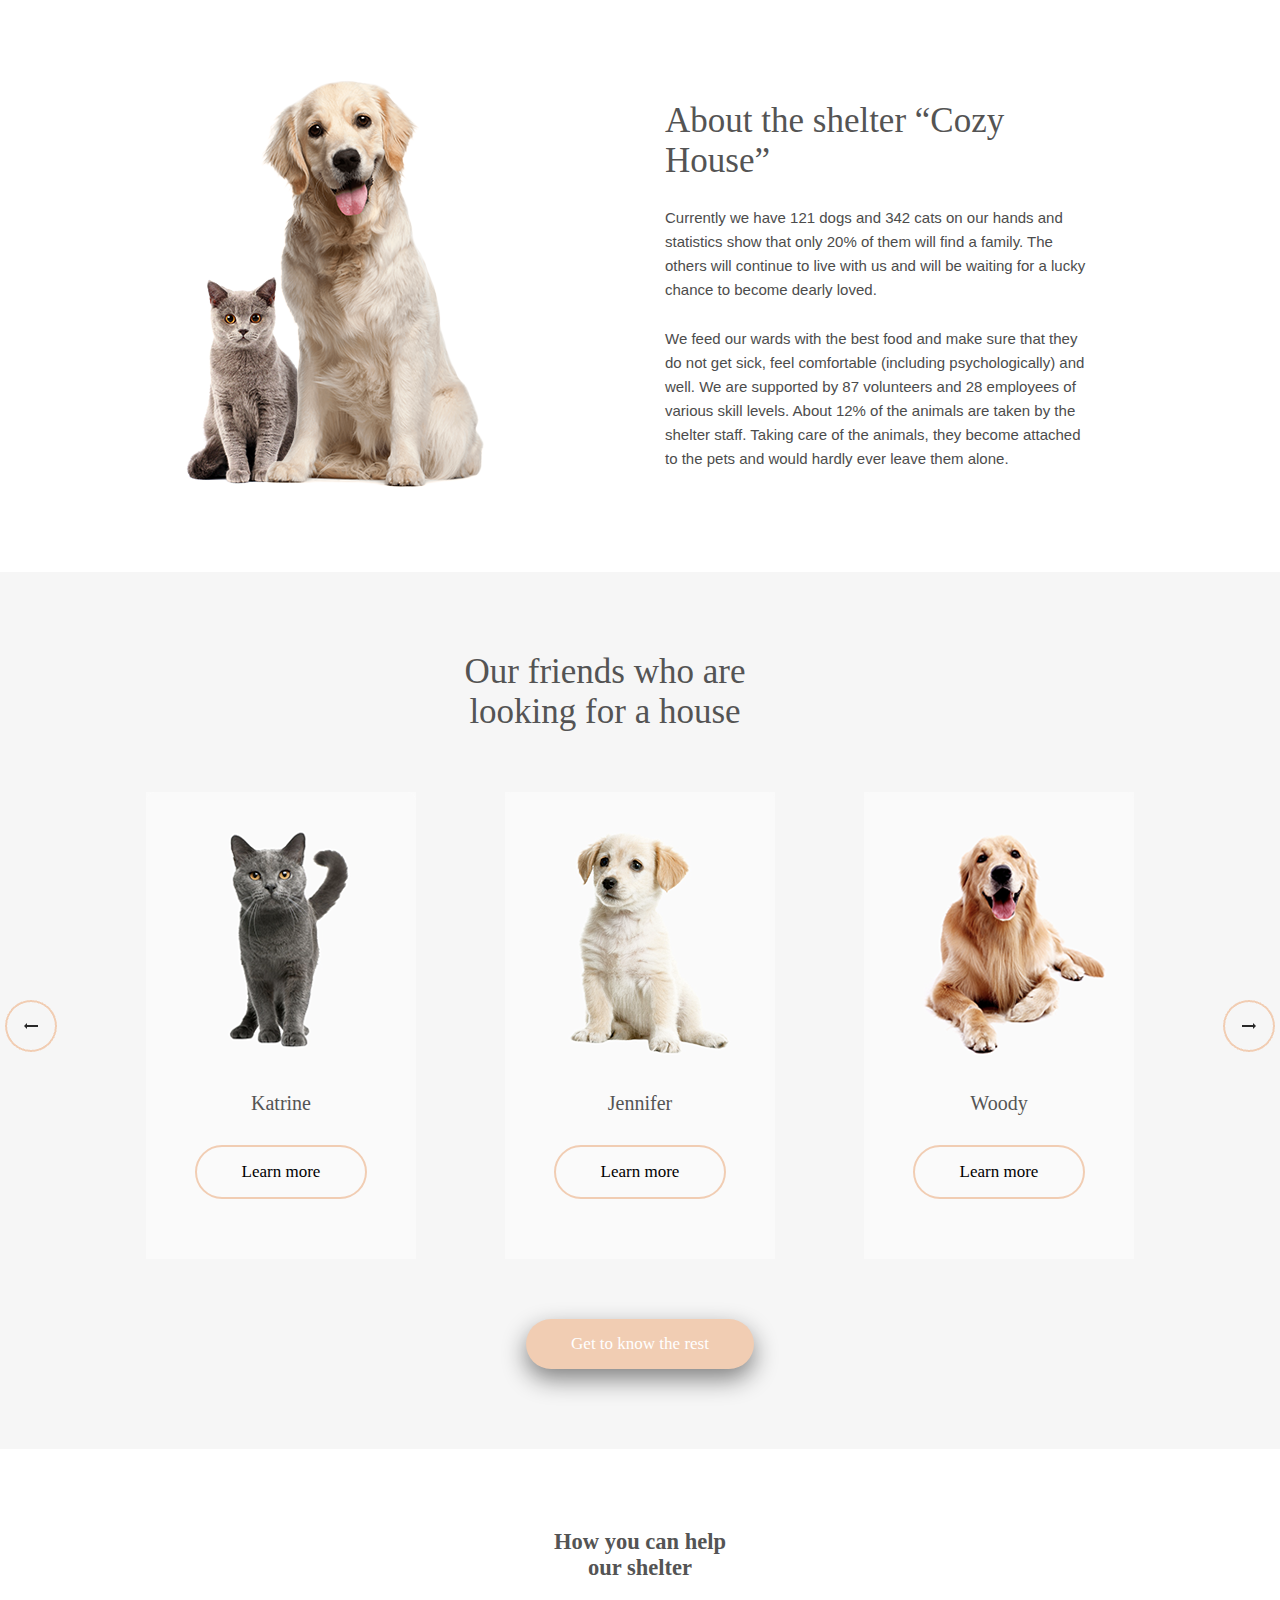
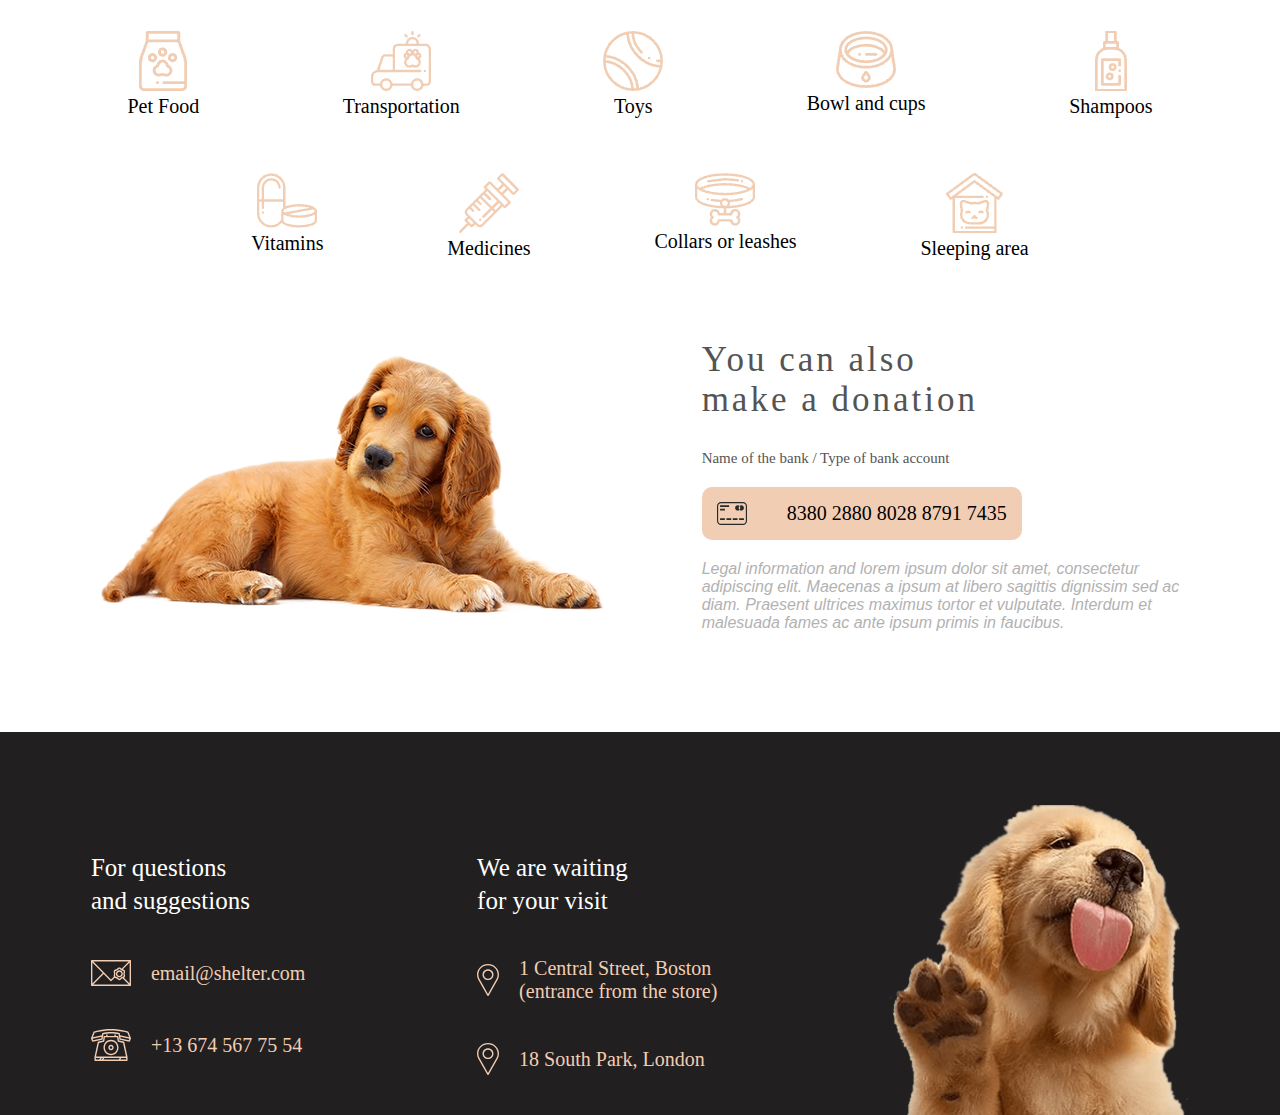
<file: classwork.html>
<!DOCTYPE html>
<html lang="en">
  <head>
    <meta charset="UTF-8" />
    <meta name="viewport" content="width=device-width, initial-scale=1.0" />
    <title>Class work</title>
    <link rel="stylesheet" href="./classwork.css" />
  </head>
  <body>
    <div class="container">
      <section class="sec2">
        <div class="sec2__puppy">
          <img src="./image1/about-pets.png" alt="" />
        </div>
        <div class="sec2__text">
          <h2>About the shelter “Cozy House”</h2>
          <p>
            Currently we have 121 dogs and 342 cats on our hands and statistics
            show that only 20% of them will find a family. The others will
            continue to live with us and will be waiting for a lucky chance to
            become dearly loved.
          </p>
          <p>
            We feed our wards with the best food and make sure that they do not
            get sick, feel comfortable (including psychologically) and well. We
            are supported by 87 volunteers and 28 employees of various skill
            levels. About 12% of the animals are taken by the shelter staff.
            Taking care of the animals, they become attached to the pets and
            would hardly ever leave them alone.
          </p>
        </div>
      </section>
    </div>

    <section class="sec3">
      <div class="container">
        <div class="sec3__title">
          <h2>Our friends who are looking for a house</h2>
        </div>

        <div class="sec3__carousel">
          <img src="./image1/arrowLeft.png" alt="" />

          <div class="sec3__card">
            <img src="./image1/pets-katrine.png" alt="" />
            <p>Katrine</p>
            <button>Learn more</button>
          </div>

          <div class="sec3__card">
            <img src="./image1/pets-jennifer.png" alt="" />
            <p>Jennifer</p>
            <button>Learn more</button>
          </div>

          <div class="sec3__card">
            <img src="./image1/pets-woody (1).png" alt="" />
            <p>Woody</p>
            <button>Learn more</button>
          </div>
          <img src="./image1/arrowRight.png" alt="" />
        </div>

        <button class="button3">Get to know the rest</button>
      </div>
    </section>

    <div class="container">
      <section class="sec4">
        <div class="sec4__title">
          <h2>
            How you can help <br />
            our shelter
          </h2>
        </div>
        <div class="sec4__blocks">
          <div class="sec4__cards">
            <div class="sec4__card">
              <img src="./image1/Архив/Vector.png" alt="Food" />
              <p>Pet Food</p>
            </div>
            <div class="sec4__card">
              <img src="./image1/Архив/transportation.png" alt="Food" />
              <p>Transportation</p>
            </div>
            <div class="sec4__card">
              <img src="./image1/Архив/toys.png" alt="Food" />
              <p>Toys</p>
            </div>
            <div class="sec4__card">
              <img src="./image1/Архив/bowls-and-cups.png" alt="Food" />
              <p>Bowl and cups</p>
            </div>
            <div class="sec4__card">
              <img src="./image1/Архив/shampoos.png" alt="Food" />
              <p>Shampoos</p>
            </div>
          </div>
          <div class="sec4__cards2">
            <div class="sec4__card">
              <img src="./image1/Архив/vitamins.png" alt="Food" />
              <p>Vitamins</p>
            </div>
            <div class="sec4__card">
              <img src="./image1/Архив/medicines.png" alt="Food" />
              <p>Medicines</p>
            </div>
            <div class="sec4__card">
              <img src="./image1/Архив/collars-or-leashes.png" alt="Food" />
              <p>Collars or leashes</p>
            </div>
            <div class="sec4__card">
              <img src="./image1/Архив/sleeping-area.png" alt="Food" />
              <p>Sleeping area</p>
            </div>
          </div>
        </div>
      </section>
    </div>
    <section class="sec5">
      <div class="container">
        <div class="sec5__blocks">
          <div><img src="./image1/Архив/donation-dog.png" alt="" /></div>
          <div>
            <h2>
              You can also <br />
              make a donation
            </h2>
            <p class="bank">Name of the bank / Type of bank account</p>

            <p class="bank2">
              <img
                src="./image1/Архив/Shelter-Dom-Final/credit-card-1.svg"
                alt=""
              />
              8380 2880 8028 8791 7435
            </p>
            <p class="bank3">
              Legal information and lorem ipsum dolor sit amet, consectetur
              <br />
              adipiscing elit. Maecenas a ipsum at libero sagittis dignissim sed
              ac <br />
              diam. Praesent ultrices maximus tortor et vulputate. Interdum et
              <br />
              malesuada fames ac ante ipsum primis in faucibus.
            </p>
          </div>
        </div>
      </div>
    </section>
    <footer class="sec6">
      <div class="container">
        <div class="sec6__blocks">
          <div class="sec6__text">
            <h2>
              For questions <br />
              and suggestions
            </h2>
            <div class="email">
              <img
                src="./image1/Архив/Shelter-Dom-Final/icon-email-1.svg"
                alt=""
              />
              <p>email@shelter.com</p>
            </div>
            <div class="email">
              <img
                src="./image1/Архив/Shelter-Dom-Final/icon-phone-1.svg"
                alt=""
              />
              <p>+13 674 567 75 54</p>
            </div>
          </div>
          <div class="sec6__text2">
            <h2>
              We are waiting <br />
              for your visit
            </h2>
            <div class="email">
              <img
                src="./image1/Архив/Shelter-Dom-Final/icon-marker.svg"
                alt=""
              />
              <p>
                1 Central Street, Boston <br />
                (entrance from the store)
              </p>
            </div>
            <div class="email">
              <img
                src="./image1/Архив/Shelter-Dom-Final/icon-marker.svg"
                alt=""
              />
              <p>18 South Park, London</p>
            </div>
          </div>
          <div>
            <img
              src="./image1/Архив/Shelter-Dom-Final/footer-puppy.png"
              alt=""
            />
          </div>
        </div>
      </div>
    </footer>
  </body>
</html>
</file>
<file: classwork.css>
* {
  margin: 0;
  padding: 0;
  box-sizing: border-box;
}
.container {
  max-width: 1280px;
  padding: 0 5px;
  margin: 0 auto;
}

.sec2 {
  display: flex;
  align-items: center;
  justify-content: space-evenly;
  padding: 80px 0;
}
.sec2__text {
  max-width: 430px;
  display: flex;
  flex-direction: column;
  gap: 25px;
}

.sec2__text h2 {
  color: #545454;
  font-size: 35px;
  font-family: Georgia, "Times New Roman", Times, serif;
  font-weight: 400;
  max-width: 350px;
}

.sec2__text p {
  font-size: 15px;
  color: #4c4c4c;
  font-family: Arial, Helvetica, sans-serif;
  line-height: 160%;
}

/* sec3 */
.sec3 {
  background-color: #f6f6f6;
  padding: 80px 0;
  text-align: center;
}

.sec3__carousel {
  display: flex;
  align-items: center;
  justify-content: space-between;
  margin: 60px 0;
}

.sec3__title h2 {
  font-size: 35px;
  font-family: Georgia, "Times New Roman", Times, serif;
  font-weight: 400;
  color: #545454;
  max-width: 300px;
  position: relative;
  left: 450px;
}
.sec3__card {
  background-color: #fafafa;
  display: flex;
  flex-direction: column;
  align-items: center;
  gap: 30px;
}

.sec3__card p {
  font-size: 20px;
  font-family: Georgia, "Times New Roman", Times, serif;
  color: #545454;
}

.sec3__card button {
  padding: 15px 45px;
  border: 2px solid #f1cdb3;
  border-radius: 100px;
  font-size: 17px;
  font-family: Georgia, "Times New Roman", Times, serif;
  background-color: transparent;
  margin-bottom: 60px;
  cursor: pointer;
  transition: 0.4s;
}

.sec3__card button:hover {
  background-color: #f1cdb3;
  color: white;
}

.button3 {
  padding: 15px 45px;
  background-color: #f1cdb3;
  color: white;
  font-size: 17px;
  font-family: Georgia, "Times New Roman", Times, serif;
  border-radius: 100px;
  border: none;
  box-shadow: 0 10px 25px grey;
  cursor: pointer;
  transition: 0.4s;
}

.button3:hover {
  box-shadow: none;
}

/* sec4 */
.sec4__title {
  text-align: center;
  font-family: Georgia, "Times New Roman", Times, serif;
  font-size: 15px;
  font-weight: 100;
  max-height: 90px;
  margin-top: 80px;
  margin-bottom: 50px;
  color: #545454;
}

.sec4__blocks {
  max-width: 1025px;
  display: flex;
  flex-direction: column;
  margin: 0 auto;
  gap: 55px;
  text-align: center;
}

.sec4__card p {
  font-size: 20px;
  font-family: Georgia, "Times New Roman", Times, serif;
}

.sec4__cards {
  display: flex;
  justify-content: space-between;
}

.sec4__cards2 {
  display: flex;
  justify-content: space-evenly;
}
/* sec5  */

.sec5__blocks {
  display: flex;
  align-items: center;
  justify-content: space-evenly;
  margin-top: 80px;
  margin-bottom: 100px;
}

.sec5__blocks h2 {
  font-family: Georgia, "Times New Roman", Times, serif;
  font-size: 35px;
  font-weight: 400;
  color: #545454;
  margin-bottom: 30px;
  letter-spacing: 3px;
}
.bank {
  margin-bottom: 20px;
  font-size: 15px;
  font-family: Georgia, "Times New Roman", Times, serif;
  font-weight: 100;
  letter-spacing: 6%;
  color: #545454;
}
.bank2 {
  margin-bottom: 20px;
  font-family: Georgia, "Times New Roman", Times, serif;
  background-color: #f1cdb3;
  padding: 15px;
  font-size: 20px;
  max-width: 320px;
  border-radius: 10px;
  display: flex;
  align-items: center;
  justify-content: space-between;
}

.bank3 {
  font-family: Arial, Helvetica, sans-serif;
  font-style: italic;
  font-weight: 100;
  color: #b2b2b2;
}

/* sec6 */

.sec6__blocks {
  display: flex;
  justify-content: space-around;
  color: #ffff;
}

.sec6 {
  background-color: #211f20;
  padding-top: 40px;
}

.sec6 p {
  color: #f1cdb3;
  font-family: Georgia, "Times New Roman", Times, serif;
  font-size: 20px;
}

.sec6 h2 {
  margin-bottom: 40px;
  margin-top: 80px;
  font-family: Georgia, "Times New Roman", Times, serif;
  font-size: 25px;
  font-weight: 400;
  line-height: 130%;
}

.email {
  display: flex;
  align-items: center;
  gap: 20px;
  margin-bottom: 40px;
}

.sec6__blocks > div:last-child {
  display: flex;
  align-items: flex-end;
}
</file>
